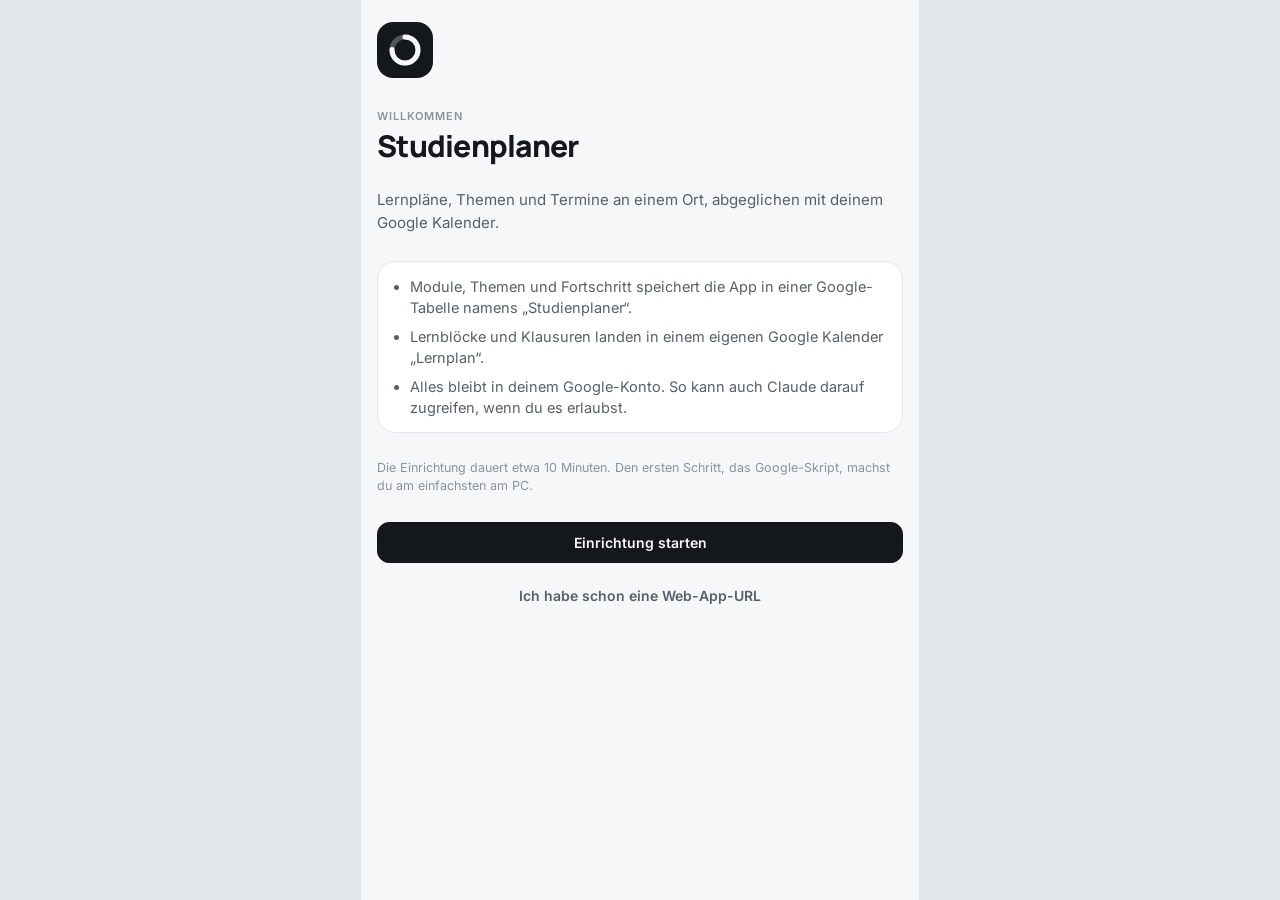
<file: app/index.html>
<!doctype html>
<html lang="de">
<head>
<meta charset="utf-8">
<meta name="viewport" content="width=device-width, initial-scale=1, viewport-fit=cover">
<title>Studienplaner</title>
<meta name="description" content="Lernpläne, Themen und Termine fürs Studium, abgeglichen mit deinem Google Kalender.">
<meta name="theme-color" content="#F6F7F8" media="(prefers-color-scheme: light)">
<meta name="theme-color" content="#111418" media="(prefers-color-scheme: dark)">
<link rel="manifest" href="manifest.webmanifest">
<link rel="icon" href="icons/icon-192.png" type="image/png">
<link rel="apple-touch-icon" href="icons/apple-touch-icon.png">
<link rel="preload" href="fonts/inter-latin.woff2" as="font" type="font/woff2" crossorigin>
<link rel="preload" href="fonts/manrope-latin.woff2" as="font" type="font/woff2" crossorigin>
<link rel="stylesheet" href="styles.css">
</head>
<body>
<div class="app" id="app">
  <main class="screen" id="screen" tabindex="-1"></main>
  <nav class="tabbar" id="tabbar" aria-label="Bereiche" hidden>
    <button class="tab" data-action="tab" data-tab="heute"><span class="ic"><svg viewBox="0 0 24 24" width="22" height="22" aria-hidden="true"><circle cx="12" cy="12" r="4" style="fill:none;stroke:currentColor" stroke-width="1.9"/><path d="M12 2.8v2.4M12 18.8v2.4M2.8 12h2.4M18.8 12h2.4M5.5 5.5l1.7 1.7M16.8 16.8l1.7 1.7M5.5 18.5l1.7-1.7M16.8 7.2l1.7-1.7" style="fill:none;stroke:currentColor" stroke-width="1.9" stroke-linecap="round"/></svg></span>Heute</button>
    <button class="tab" data-action="tab" data-tab="module"><span class="ic"><svg viewBox="0 0 24 24" width="22" height="22" aria-hidden="true"><path d="M12 4l8 4-8 4-8-4 8-4z" style="fill:none;stroke:currentColor" stroke-width="1.9" stroke-linejoin="round"/><path d="M4 12.2l8 4 8-4M4 16.2l8 4 8-4" style="fill:none;stroke:currentColor" stroke-width="1.9" stroke-linecap="round" stroke-linejoin="round"/></svg></span>Module</button>
    <button class="tab" data-action="tab" data-tab="plan"><span class="ic"><svg viewBox="0 0 24 24" width="22" height="22" aria-hidden="true"><rect x="3.8" y="5" width="16.4" height="15" rx="2.5" style="fill:none;stroke:currentColor" stroke-width="1.9"/><path d="M3.8 10h16.4M8.5 3v4M15.5 3v4" style="fill:none;stroke:currentColor" stroke-width="1.9" stroke-linecap="round"/></svg></span>Plan</button>
    <button class="tab" data-action="tab" data-tab="zeit"><span class="ic"><svg viewBox="0 0 24 24" width="22" height="22" aria-hidden="true"><path d="M4 6.5h9M8 12h11M6 17.5h7" style="fill:none;stroke:currentColor" stroke-width="2.2" stroke-linecap="round"/></svg></span>Zeitplan</button>
  </nav>
  <div class="scrim" id="scrim" data-action="close" hidden></div>
  <section class="sheet" id="sheet" role="dialog" aria-modal="true" hidden></section>
  <div class="toast" id="toast" role="status" aria-live="polite" hidden></div>
</div>
<noscript>Bitte aktiviere JavaScript, um den Studienplaner zu nutzen.</noscript>
<script src="app.js"></script>
</body>
</html>
</file>
<file: app/styles.css>
/* Studienplaner – ruhige Flächen, Farbe nur für Module und Status. */

@font-face {
  font-family: "Inter";
  font-style: normal;
  font-weight: 400 700;
  font-display: swap;
  src: url("fonts/inter-latin.woff2") format("woff2");
}
@font-face {
  font-family: "Manrope";
  font-style: normal;
  font-weight: 600 800;
  font-display: swap;
  src: url("fonts/manrope-latin.woff2") format("woff2");
}

:root {
  --page: #E5E8EB; --bg: #F6F7F8; --surface: #FFFFFF; --chip: #ECEFF2;
  --ink: #14181D; --ink-2: #56606A; --ink-3: #8A939C; --line: #E4E7EA; --line-2: #D1D6DB;
  --m1: #3A6FC4; --m2: #7656D0; --m3: #BE4F7E; --m4: #2A8A86; --m5: #9A7432; --m6: #5F8A2A;
  --ok: #2F8F5B; --warn: #D08B12; --bad: #D04A3A;
  --ok-ink: #1E6A41; --warn-ink: #875800; --bad-ink: #A3342A;
  --event: #4E5761; --scrim: rgba(12, 16, 20, .38);
  --font-display: "Manrope", ui-sans-serif, system-ui, -apple-system, "Segoe UI", Roboto, sans-serif;
  --font-body: "Inter", ui-sans-serif, system-ui, -apple-system, "Segoe UI", Roboto, sans-serif;
  color-scheme: light;
}
@media (prefers-color-scheme: dark) {
  :root {
    --page: #0A0C0F; --bg: #111418; --surface: #191D22; --chip: #242A31;
    --ink: #ECEFF2; --ink-2: #A4ADB7; --ink-3: #6F7882; --line: #252A30; --line-2: #363C44;
    --m1: #7BA4EC; --m2: #A68CF2; --m3: #E27FA8; --m4: #5BBDB8; --m5: #CDA567; --m6: #9CC46A;
    --ok: #55BF86; --warn: #E6A93A; --bad: #EE7262;
    --ok-ink: #83D7A9; --warn-ink: #F2C46A; --bad-ink: #F7A497;
    --event: #9AA3AD; --scrim: rgba(0, 0, 0, .55);
    color-scheme: dark;
  }
}

*, *::before, *::after { box-sizing: border-box; }
[hidden] { display: none !important; }
html, body { height: 100%; margin: 0; }
body { background: var(--page); color: var(--ink); font: 15px/1.4 var(--font-body); -webkit-font-smoothing: antialiased; overflow: hidden; }
button { font: inherit; color: inherit; background: none; border: 0; padding: 0; margin: 0; cursor: pointer; -webkit-tap-highlight-color: transparent; text-align: inherit; }
button:disabled { opacity: .4; cursor: default; }
a { color: inherit; }
:focus-visible { outline: 2px solid var(--ink); outline-offset: 2px; border-radius: 8px; }
h1, h2, h3, p { margin: 0; }
.tab-num, .tl-time, .bval, .stats b, .crow-n b, .gauge-ax, .wk-d b { font-variant-numeric: tabular-nums; }

/* Rahmen */
.app { position: relative; height: 100%; height: 100dvh; max-width: 560px; margin: 0 auto; background: var(--bg); display: flex; flex-direction: column; overflow: hidden; }
@media (min-width: 600px) { .app { border-left: 1px solid var(--line); border-right: 1px solid var(--line); } }
.screen { flex: 1; overflow-y: auto; overscroll-behavior: contain; -webkit-overflow-scrolling: touch; outline: none;
  padding-top: calc(env(safe-area-inset-top, 0px) + 22px); padding-bottom: 32px;
  padding-left: max(16px, env(safe-area-inset-left, 0px)); padding-right: max(16px, env(safe-area-inset-right, 0px)); }
.view { display: grid; gap: 26px; }
.sh { display: flex; align-items: flex-end; justify-content: space-between; gap: 12px; }
.sh h1 { font: 800 28px/1.1 var(--font-display); letter-spacing: -.025em; margin-top: 4px; text-wrap: balance; overflow-wrap: anywhere; }
.eyebrow { display: inline-flex; align-items: center; gap: 6px; font: 600 11px/1.3 var(--font-body); letter-spacing: .08em; text-transform: uppercase; color: var(--ink-3); }
.meta { font-size: 12.5px; color: var(--ink-3); }
.note { font-size: 12.5px; line-height: 1.5; color: var(--ink-3); }
.lead { font-size: 15px; line-height: 1.55; color: var(--ink-2); }
.empty { padding: 14px 0; color: var(--ink-3); font-size: 13.5px; line-height: 1.5; }
.sec { display: grid; gap: 12px; }
.sec-h { display: flex; align-items: baseline; justify-content: space-between; gap: 12px; }
.sec-h h2 { font: 700 17px/1.2 var(--font-display); letter-spacing: -.01em; }
.dot { width: 8px; height: 8px; border-radius: 50%; flex: none; display: inline-block; }
.card { background: var(--surface); border: 1px solid var(--line); border-radius: 18px; padding: 2px 14px; }
.card.pad { padding: 16px; display: grid; gap: 12px; }
.tx { min-width: 0; overflow-wrap: anywhere; }

/* Abgleich */
.sync { display: inline-flex; align-items: center; gap: 6px; font-size: 12.5px; color: var(--ink-3); margin-top: 8px; text-align: left; }
.sdot { width: 7px; height: 7px; border-radius: 50%; background: var(--ok); flex: none; }
.sdot.busy { background: var(--warn); animation: pulse 1s ease-in-out infinite alternate; }
.sdot.off { background: var(--ink-3); }
.sdot.err { background: var(--bad); }
@keyframes pulse { from { opacity: .35; } to { opacity: 1; } }

/* Buttons */
.btn { display: inline-flex; align-items: center; justify-content: center; gap: 6px; border: 1px solid var(--line-2); background: var(--surface); color: var(--ink); font: 600 14px/1.1 var(--font-body); padding: 12px 16px; border-radius: 12px; text-decoration: none; text-align: center; }
.btn.primary { background: var(--ink); color: var(--bg); border-color: var(--ink); }
.btn.small { padding: 9px 12px; font-size: 13px; border-radius: 10px; }
.btn.wide { width: 100%; }
.btn.ghost { border-color: transparent; background: transparent; color: var(--ink-2); }
.btn.danger { color: var(--bad-ink); border-color: color-mix(in srgb, var(--bad) 40%, transparent); }
.btn.danger.primary { background: var(--bad); border-color: var(--bad); color: #fff; }
.iconbtn { width: 40px; height: 40px; flex: none; border-radius: 12px; border: 1px solid var(--line-2); background: var(--surface); display: grid; place-items: center; color: var(--ink); }
.iconbtn.ghost { border-color: transparent; background: transparent; width: 36px; height: 36px; }
.row { display: flex; gap: 10px; flex-wrap: wrap; }
.row > .btn { flex: 1 1 auto; }
.back { display: inline-flex; align-items: center; gap: 2px; font-weight: 600; font-size: 14px; color: var(--ink-2); justify-self: start; padding: 4px 8px 4px 0; }

/* Pills */
.pill { display: inline-flex; align-items: center; font: 600 11px/1 var(--font-body); padding: 5px 8px; border-radius: 999px; white-space: nowrap; }
.pill.ok { background: color-mix(in srgb, var(--ok) 14%, transparent); color: var(--ok-ink); }
.pill.warn { background: color-mix(in srgb, var(--warn) 16%, transparent); color: var(--warn-ink); }
.pill.bad { background: color-mix(in srgb, var(--bad) 14%, transparent); color: var(--bad-ink); }
.pill.neutral { background: var(--chip); color: var(--ink-2); }

/* Hinweise */
.alert { display: grid; gap: 10px; padding: 16px; border-radius: 18px; border: 1px solid var(--line); background: var(--surface); }
.alert.warn { background: color-mix(in srgb, var(--warn) 9%, var(--surface)); border-color: color-mix(in srgb, var(--warn) 30%, transparent); }
.alert.bad { background: color-mix(in srgb, var(--bad) 8%, var(--surface)); border-color: color-mix(in srgb, var(--bad) 28%, transparent); }
.alert-h { display: flex; align-items: center; gap: 8px; flex-wrap: wrap; }
.alert p { font-size: 14.5px; line-height: 1.5; color: var(--ink-2); }
.alert p b { color: var(--ink); }
.alert .btn { justify-self: start; }
.alerts-more { display: grid; gap: 6px; }
.alert-mini { display: flex; align-items: center; gap: 8px; font-size: 13px; color: var(--ink-2); text-align: left; padding: 2px 0; }
.help { display: grid; gap: 8px; padding: 14px; border-radius: 14px; background: var(--chip); font-size: 13.5px; line-height: 1.5; color: var(--ink-2); }
.help b { color: var(--ink); }
.help code, .code { font: 500 12.5px/1.4 ui-monospace, SFMono-Regular, Menlo, Consolas, monospace; color: var(--ink); overflow-wrap: anywhere; }

/* Tagesablauf */
.tls { display: grid; }
.tl { display: grid; grid-template-columns: 44px 1fr auto; gap: 12px; align-items: center; padding: 12px 0; border-top: 1px solid var(--line); width: 100%; }
.tls > .tl:first-child { border-top: 0; }
.tl-time { display: grid; gap: 1px; font-size: 12.5px; color: var(--ink); }
.tl-time span + span { color: var(--ink-3); }
.tl-body { display: grid; gap: 3px; min-width: 0; width: 100%; text-align: left; }
.tl-title { display: flex; align-items: center; gap: 8px; font-weight: 600; font-size: 15px; line-height: 1.3; min-width: 0; }
.tl-sub { font-size: 12.5px; color: var(--ink-3); overflow-wrap: anywhere; }
.tl.work .tl-title, .tl.sport .tl-title { color: var(--ink-2); font-weight: 500; }
.tl.block.done .tl-title { text-decoration: line-through; color: var(--ink-3); }
.tl.free .tl-title { color: var(--ink-2); font-weight: 500; }
.tl.sugg .tl-sub { color: var(--ink-2); }
.sw { width: 10px; height: 10px; border-radius: 3px; flex: none; }
.sw-work { background: repeating-linear-gradient(135deg, var(--ink-3) 0 1.5px, transparent 1.5px 4px); }
.sw-sport { border: 1.5px dotted var(--ink-3); }
.sw-event { background: var(--event); }
.plus { width: 28px; height: 28px; border-radius: 50%; border: 1.5px dashed var(--line-2); display: grid; place-items: center; color: var(--ink-2); }
.check, .cbox { width: 30px; height: 30px; border-radius: 50%; border: 1.5px solid var(--line-2); display: grid; place-items: center; color: transparent; flex: none; }
.cbox { border-radius: 9px; width: 26px; height: 26px; }
.check.on, .cbox.on { background: var(--ink); border-color: var(--ink); color: var(--bg); }
.miss { display: grid; grid-template-columns: 1fr auto; gap: 12px; align-items: center; padding: 12px 0; border-top: 1px solid var(--line); }
.tls > .miss:first-child { border-top: 0; }
.miss-act { display: flex; align-items: center; gap: 8px; }

/* Klausur-Ringe */
.rings { display: grid; grid-auto-flow: column; grid-auto-columns: calc((100% - 16px) / 3); gap: 8px; overflow-x: auto; }
.ringcard { display: grid; justify-items: center; gap: 3px; padding: 4px 2px; text-align: center; }
.ring-n { font: 800 22px var(--font-display); fill: var(--ink); }
.ring-u { font: 500 10px var(--font-body); fill: var(--ink-3); }
.ring-m { font: 600 10.5px var(--font-body); letter-spacing: .08em; text-transform: uppercase; color: var(--ink-3); margin-top: 4px; }
.ring-name { font-weight: 600; font-size: 13px; line-height: 1.25; overflow-wrap: anywhere; }
.ring-p { font-size: 12px; color: var(--ink-3); }

/* Balken */
.bars { display: grid; grid-template-columns: repeat(7, 1fr); gap: 8px; }
.bcol { display: grid; grid-template-rows: 90px auto; justify-items: center; gap: 6px; }
.bval { font: 600 11px/14px var(--font-body); color: var(--ink-2); text-align: center; margin-bottom: 2px; }
.bstack { display: flex; flex-direction: column-reverse; gap: 2px; width: 100%; max-width: 30px; height: 90px; overflow: hidden; }
.bstack span { display: block; border-radius: 4px; width: 100%; flex: none; }
.bstack i { display: block; height: 3px; border-radius: 2px; background: var(--line); width: 100%; }
.blab { font-size: 11.5px; color: var(--ink-3); }
.bcol.today .blab { color: var(--ink); font-weight: 700; }

/* Aufgaben */
.task { display: grid; grid-template-columns: 26px 1fr; gap: 12px; align-items: center; padding: 12px 0; border-top: 1px solid var(--line); }
.tasks > .task:first-child { border-top: 0; }
.task.done .tl-title { text-decoration: line-through; color: var(--ink-3); }
.task .overdue { color: var(--bad-ink); font-weight: 600; }

/* Module */
.mcards { display: grid; gap: 10px; }
.mcard { display: grid; gap: 10px; width: 100%; background: var(--surface); border: 1px solid var(--line); border-radius: 18px; padding: 16px; text-align: left; }
.mc-top { display: flex; align-items: center; justify-content: space-between; gap: 8px; }
.mc-name { font: 700 19px/1.2 var(--font-display); letter-spacing: -.01em; overflow-wrap: anywhere; }
.mc-meta { display: flex; justify-content: space-between; gap: 6px 12px; flex-wrap: wrap; font-size: 12.5px; color: var(--ink-2); }
.sbar { display: flex; gap: 2px; height: 8px; border-radius: 4px; overflow: hidden; background: var(--line); }
.sbar span { display: block; min-width: 3px; }
.chips { display: flex; flex-wrap: wrap; gap: 8px; }
.chip { display: inline-flex; align-items: center; gap: 6px; padding: 8px 12px; border-radius: 999px; border: 1px solid var(--line-2); background: var(--surface); font-weight: 600; font-size: 13px; color: var(--ink); }
.chip[aria-pressed="true"] { background: var(--ink); color: var(--bg); border-color: var(--ink); }
.legend { display: flex; flex-wrap: wrap; gap: 6px 14px; font-size: 12px; color: var(--ink-2); }
.legend span { display: inline-flex; align-items: center; gap: 6px; }
.lg { width: 12px; height: 10px; border-radius: 3px; display: inline-block; flex: none; }
.lg.work { background: repeating-linear-gradient(135deg, var(--ink-3) 0 1.5px, transparent 1.5px 4px); }
.lg.learn { background: var(--ink-2); }
.lg.sugg { border: 1.5px dashed var(--ink-2); }
.lg.free { border: 1.5px dashed var(--line-2); }
.lg.event { background: var(--event); }
.lg.sport { border: 1.5px dotted var(--ink-3); }
.lg.vac { background: color-mix(in srgb, var(--ok) 30%, transparent); }
.stats { display: grid; grid-template-columns: repeat(3, 1fr); gap: 12px; }
.stats div { display: grid; gap: 2px; align-content: start; }
.stats b { font: 800 24px/1.1 var(--font-display); letter-spacing: -.02em; }
.stats span { font-size: 12px; line-height: 1.3; color: var(--ink-3); }
.seg { display: grid; grid-template-columns: repeat(var(--n, 2), 1fr); background: var(--chip); border-radius: 12px; padding: 3px; }
.seg button { padding: 9px 4px; border-radius: 9px; font-weight: 600; font-size: 13px; color: var(--ink-2); text-align: center; }
.seg button[aria-pressed="true"] { background: var(--surface); color: var(--ink); box-shadow: 0 1px 2px rgba(0, 0, 0, .08); }
.topics { display: grid; }
.topic { display: grid; grid-template-columns: 32px 1fr auto; gap: 10px; align-items: center; padding: 10px 0; border-top: 1px solid var(--line); }
.topics > .topic:first-child { border-top: 0; }
.ringbtn { width: 32px; height: 32px; display: grid; place-items: center; border-radius: 50%; }
.tp-body { display: grid; gap: 2px; min-width: 0; text-align: left; }
.tp-t { font-weight: 600; font-size: 14.5px; line-height: 1.3; overflow-wrap: anywhere; }
.tp-ref { font-size: 12.5px; color: var(--ink-3); overflow-wrap: anywhere; }
.tp-s { font-size: 12px; color: var(--ink-3); }
.tp-s.s1, .tp-s.s2 { color: var(--ink-2); }
.tp-s.s3 { color: var(--ok-ink); font-weight: 600; }
.addrow { display: grid; grid-template-columns: 1fr auto; gap: 8px; }
.addrow.two input[type="text"] { grid-column: 1 / -1; }
.linkbtn { font-weight: 600; font-size: 13.5px; color: var(--ink-2); text-decoration: underline; text-underline-offset: 3px; justify-self: start; }

/* Formulare */
input[type="text"], input[type="url"], input[type="date"], input[type="time"], input[type="number"], select, textarea {
  width: 100%; min-width: 0; padding: 12px 14px; border: 1px solid var(--line-2); border-radius: 12px; background: var(--surface); color: var(--ink); font: 400 15px var(--font-body); }
textarea { min-height: 180px; resize: vertical; line-height: 1.45; }
select { appearance: none; background-image: linear-gradient(45deg, transparent 50%, var(--ink-2) 50%), linear-gradient(135deg, var(--ink-2) 50%, transparent 50%); background-position: calc(100% - 18px) 52%, calc(100% - 13px) 52%; background-size: 5px 5px; background-repeat: no-repeat; padding-right: 34px; }
.sheet input[type="text"], .sheet input[type="url"], .sheet input[type="date"], .sheet input[type="time"], .sheet input[type="number"], .sheet select, .sheet textarea { background-color: var(--bg); }
input:focus, select:focus, textarea:focus { outline: 2px solid var(--ink); outline-offset: 0; border-color: transparent; }
input::placeholder, textarea::placeholder { color: var(--ink-3); }
.form { display: grid; gap: 14px; }
.frow { display: grid; gap: 6px; border: 0; padding: 0; margin: 0; min-width: 0; }
.frow > label, .frow > legend, .flabel { font-size: 13px; font-weight: 600; color: var(--ink-2); padding: 0; }
.frow > legend { margin-bottom: 8px; }
.pair { display: grid; grid-template-columns: 1fr 1fr; gap: 10px; }
.pair label { display: grid; gap: 6px; font-size: 12.5px; color: var(--ink-3); }
.unit { display: flex; align-items: center; gap: 8px; font-size: 13px; color: var(--ink-2); }
.daychips { display: flex; flex-wrap: wrap; gap: 6px; }
.daychips input, .swatches input, .segin input { position: absolute; opacity: 0; pointer-events: none; }
.daychips label { min-width: 42px; text-align: center; padding: 8px 0; border-radius: 10px; border: 1px solid var(--line-2); font-weight: 600; font-size: 13px; color: var(--ink-2); cursor: pointer; background: var(--surface); }
.daychips input:checked + label { background: var(--ink); color: var(--bg); border-color: var(--ink); }
.daychips input:focus-visible + label, .segin input:focus-visible + label { outline: 2px solid var(--ink); outline-offset: 2px; }
.checks { display: grid; gap: 4px; }
.check-row { display: flex; align-items: center; gap: 10px; padding: 8px 0; font-size: 14.5px; cursor: pointer; }
.check-row input { width: 20px; height: 20px; accent-color: var(--ink); flex: none; margin: 0; }
.check-row em { font-style: normal; font-size: 12px; color: var(--ink-3); margin-left: 4px; }
.radio-list { display: grid; gap: 8px; }
.radio { display: grid; grid-template-columns: 22px 1fr; gap: 12px; align-items: center; padding: 12px 14px; border-radius: 12px; border: 1px solid var(--line); background: var(--surface); cursor: pointer; }
.radio input { width: 18px; height: 18px; accent-color: var(--ink); margin: 0; }
.radio:has(input:checked) { border-color: var(--ink); box-shadow: inset 0 0 0 1px var(--ink); }
.radio small { display: block; color: var(--ink-3); font-size: 12px; margin-top: 2px; }
.swatches { display: flex; gap: 14px; padding-left: 4px; flex-wrap: wrap; }
.swatches label { width: 30px; height: 30px; border-radius: 50%; background: var(--c); cursor: pointer; }
.swatches input:checked + label { box-shadow: 0 0 0 3px var(--surface), 0 0 0 5px var(--ink); }
.swatches input:focus-visible + label { outline: 2px solid var(--ink); outline-offset: 5px; }
.segin { display: grid; grid-template-columns: repeat(4, 1fr); background: var(--chip); border-radius: 12px; padding: 3px; }
.segin label { padding: 9px 2px; border-radius: 9px; font-weight: 600; font-size: 12.5px; color: var(--ink-2); text-align: center; cursor: pointer; }
.segin input:checked + label { background: var(--surface); color: var(--ink); box-shadow: 0 1px 2px rgba(0, 0, 0, .08); }
.err { font-size: 13px; color: var(--bad-ink); line-height: 1.4; }
.confirm { display: grid; gap: 10px; padding: 14px; border-radius: 14px; background: color-mix(in srgb, var(--bad) 8%, var(--surface)); border: 1px solid color-mix(in srgb, var(--bad) 25%, transparent); }
.confirm p { font-size: 13.5px; line-height: 1.45; color: var(--ink-2); }

/* Einrichtung */
.setup .mark { width: 56px; height: 56px; }
.setup header h1 { font: 800 30px/1.1 var(--font-display); letter-spacing: -.025em; margin-top: 4px; text-wrap: balance; }
.help summary { cursor: pointer; }
details.help[open] summary { margin-bottom: 6px; }
.steps { margin: 0; padding-left: 22px; display: grid; gap: 10px; font-size: 14.5px; line-height: 1.5; color: var(--ink-2); }
.steps b { color: var(--ink); font-weight: 600; }
.bullets { margin: 0; padding: 12px 0 12px 18px; display: grid; gap: 8px; font-size: 14.5px; line-height: 1.45; color: var(--ink-2); }
.progress { display: flex; gap: 6px; }
.progress i { height: 4px; flex: 1; border-radius: 2px; background: var(--line-2); }
.progress i.on { background: var(--ink); }
.spinner { width: 18px; height: 18px; border-radius: 50%; border: 2px solid var(--line-2); border-top-color: var(--ink); animation: spin .8s linear infinite; display: inline-block; vertical-align: middle; }
@keyframes spin { to { transform: rotate(360deg); } }
.loading { display: flex; align-items: center; gap: 10px; color: var(--ink-2); font-size: 14px; padding: 8px 0; }

/* Wochenraster */
.pagenav { display: flex; align-items: center; justify-content: space-between; gap: 8px; }
.pagenav b { font: 700 15px var(--font-display); }
.wk { background: var(--surface); border: 1px solid var(--line); border-radius: 18px; padding: 10px 10px 12px; display: grid; gap: 10px; }
.wk-head, .wk-body { display: grid; grid-template-columns: 20px repeat(7, 1fr); }
.wk-d { display: grid; justify-items: center; gap: 1px; padding: 6px 0 4px; border-radius: 10px; }
.wk-d span { font-size: 11px; color: var(--ink-3); }
.wk-d b { font: 700 15px/1.2 var(--font-display); }
.wk-d i { width: 5px; height: 5px; border-radius: 50%; }
.wk-d i.vac-dot { background: var(--ok); }
.wk-d.sel { background: var(--ink); color: var(--bg); }
.wk-d.sel span { color: inherit; opacity: .7; }
.wk-body { position: relative; height: 260px; }
.wk-axis { position: relative; }
.wk-axis span { position: absolute; left: 0; font-size: 10px; color: var(--ink-3); transform: translateY(-50%); font-variant-numeric: tabular-nums; }
.wk-lines { position: absolute; left: 20px; right: 0; top: 0; bottom: 0; pointer-events: none; }
.wk-lines i { position: absolute; left: 0; right: 0; border-top: 1px dashed var(--line); }
.wk-col { position: relative; border-left: 1px solid var(--line); z-index: 1; }
.wk-col.sel { background: color-mix(in srgb, var(--ink) 4%, transparent); }
.wk-col.vac { background: color-mix(in srgb, var(--ok) 10%, transparent); }
.wb { position: absolute; left: 3px; right: 3px; border-radius: 5px; display: block; min-height: 5px; }
.wb.work { background: repeating-linear-gradient(135deg, var(--line-2) 0 2px, transparent 2px 6px); border-radius: 4px; }
.wb.sport { border: 1.5px dotted var(--ink-3); }
.wb.event { background: var(--event); }
.wb.free { border: 1.5px dashed var(--line-2); }
.wb.block { background: var(--c); }
.wb.block.done { opacity: .4; }
.wb.sugg { background: color-mix(in srgb, var(--c) 16%, transparent); border: 1.5px dashed var(--c); }
.suggest { display: grid; gap: 12px; padding: 14px; border-radius: 16px; background: var(--chip); }
.suggest b { display: block; font-size: 15px; margin-bottom: 3px; }
.suggest span { font-size: 13px; line-height: 1.45; color: var(--ink-2); }

/* Zeitplan */
.gantt { padding: 14px; display: grid; gap: 12px; }
.gantt svg { display: block; overflow: visible; }
.g-tick { font: 500 10px var(--font-body); fill: var(--ink-3); }
.g-today { font-weight: 700; fill: var(--ink); }
.g-label { font: 600 11.5px var(--font-body); fill: var(--ink); }
.g-date { font: 500 11px var(--font-body); fill: var(--ink-2); }
.calc { display: grid; }
.crow { display: grid; gap: 12px; padding: 14px 0; border-top: 1px solid var(--line); }
.calc > .crow:first-child { border-top: 0; }
.crow-h { display: flex; align-items: center; justify-content: space-between; gap: 8px; font-weight: 600; font-size: 14px; }
.crow-h > span:first-child { display: inline-flex; align-items: center; gap: 8px; min-width: 0; }
.crow-n { display: grid; grid-template-columns: repeat(3, 1fr); gap: 8px; }
.crow-n div { display: grid; gap: 1px; }
.crow-n b { font: 800 20px/1.1 var(--font-display); }
.crow-n span { font-size: 11.5px; color: var(--ink-3); }
.gauge { position: relative; display: flex; height: 6px; }
.gauge .z { display: block; height: 100%; }
.gauge .z.ok { background: color-mix(in srgb, var(--ok) 40%, transparent); border-radius: 3px 0 0 3px; }
.gauge .z.warn { background: color-mix(in srgb, var(--warn) 45%, transparent); }
.gauge .z.bad { background: color-mix(in srgb, var(--bad) 40%, transparent); border-radius: 0 3px 3px 0; }
.gauge i { position: absolute; top: -4px; width: 3px; height: 14px; border-radius: 2px; background: var(--ink); transform: translateX(-50%); }
.gauge-ax { display: flex; justify-content: space-between; font-size: 10.5px; color: var(--ink-3); margin-top: -6px; }
.stb { display: grid; gap: 4px; padding: 16px; border: 1.5px dashed var(--line-2); border-radius: 18px; }
.stb b { font: 700 16px var(--font-display); }
.stb span:last-child { font-size: 13px; line-height: 1.45; color: var(--ink-2); }

/* Tab-Leiste */
.tabbar { display: grid; grid-template-columns: repeat(4, 1fr); background: var(--surface); border-top: 1px solid var(--line);
  padding-top: 6px; padding-bottom: calc(8px + env(safe-area-inset-bottom, 0px));
  padding-left: max(8px, env(safe-area-inset-left, 0px)); padding-right: max(8px, env(safe-area-inset-right, 0px)); }
.tab { display: grid; justify-items: center; gap: 3px; padding: 4px 0; color: var(--ink-3); font-weight: 600; font-size: 11px; text-align: center; }
.tab .ic { width: 56px; height: 30px; border-radius: 15px; display: grid; place-items: center; }
.tab[aria-current="page"] { color: var(--ink); }
.tab[aria-current="page"] .ic { background: var(--chip); }

/* Sheet & Toast */
.scrim { position: absolute; inset: 0; background: var(--scrim); z-index: 20; }
.sheet { position: absolute; left: 0; right: 0; bottom: 0; z-index: 21; background: var(--surface); border-radius: 22px 22px 0 0; max-height: 88%; overflow-y: auto; overscroll-behavior: contain;
  display: grid; gap: 16px; align-content: start; padding-top: 10px; padding-bottom: calc(22px + env(safe-area-inset-bottom, 0px));
  padding-left: max(16px, env(safe-area-inset-left, 0px)); padding-right: max(16px, env(safe-area-inset-right, 0px)); box-shadow: 0 -12px 40px -12px rgba(0, 0, 0, .3); }
.sheet.opening { animation: up .22s cubic-bezier(.2, .8, .2, 1); }
.grab { width: 36px; height: 4px; border-radius: 2px; background: var(--line-2); justify-self: center; }
.sheet-h { display: flex; justify-content: space-between; align-items: flex-start; gap: 12px; }
.sheet-h h3 { font: 700 20px/1.25 var(--font-display); margin-top: 4px; letter-spacing: -.01em; overflow-wrap: anywhere; }
.picks { display: grid; gap: 8px; }
.pick { display: grid; grid-template-columns: 24px 1fr; gap: 12px; align-items: center; width: 100%; padding: 10px 12px; border-radius: 12px; border: 1px solid var(--line); text-align: left; }
.pick[aria-pressed="true"] { border-color: var(--ink); box-shadow: inset 0 0 0 1px var(--ink); }
.pick .tp-body span { display: block; }
.facts { display: grid; gap: 10px; margin: 0; }
.facts div { display: grid; grid-template-columns: 84px 1fr; gap: 8px; }
.facts dt { font-size: 13px; color: var(--ink-3); }
.facts dd { margin: 0; font-size: 14.5px; overflow-wrap: anywhere; }
.qr { display: grid; place-items: center; padding: 12px; background: #fff; border-radius: 14px; justify-self: center; }
.qr svg { display: block; width: 200px; height: 200px; }
.toast { position: absolute; left: 50%; bottom: calc(84px + env(safe-area-inset-bottom, 0px)); transform: translateX(-50%); z-index: 30; background: var(--ink); color: var(--bg); font: 500 13px/1.4 var(--font-body); padding: 10px 14px; border-radius: 12px; width: max-content; max-width: calc(100% - 32px); text-align: center; }
.toast.show { animation: fade .2s ease; }
@keyframes up { from { transform: translateY(40px); opacity: .4; } to { transform: none; opacity: 1; } }
@keyframes fade { from { opacity: 0; transform: translate(-50%, 6px); } to { opacity: 1; transform: translate(-50%, 0); } }
@media (prefers-reduced-motion: reduce) { .sheet.opening, .toast.show, .sdot.busy, .spinner { animation: none; } }
</file>
